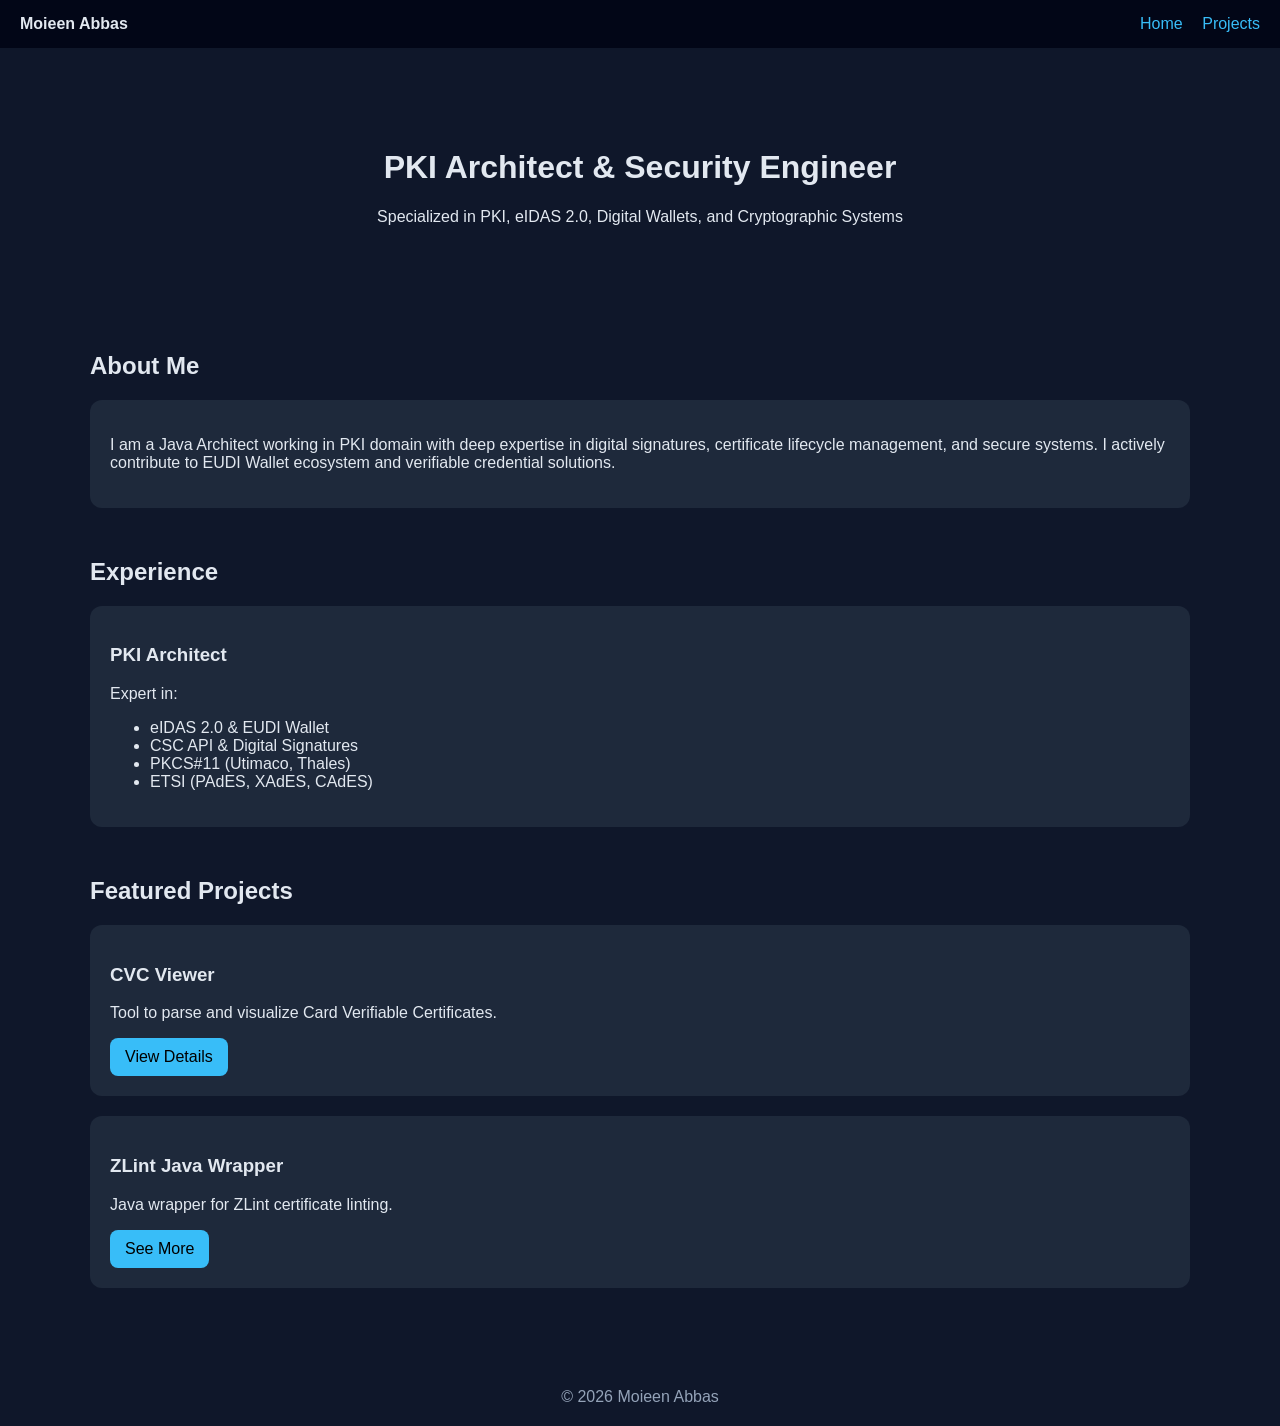
<file: index.html>
<!DOCTYPE html>
<html>
<head>
  <title>Moieen Abbas | PKI Architect</title>
  <link rel="stylesheet" href="style.css">
</head>
<body>

<nav>
  <div><strong>Moieen Abbas</strong></div>
  <div>
    <a href="index.html">Home</a>
    <a href="projects.html">Projects</a>
  </div>
</nav>

<div class="container">

  <div class="hero">
    <h1>PKI Architect & Security Engineer</h1>
    <p>Specialized in PKI, eIDAS 2.0, Digital Wallets, and Cryptographic Systems</p>
  </div>

  <div class="section">
    <h2>About Me</h2>
    <div class="card">
      <p>
        I am a Java Architect working in PKI domain with deep expertise in digital signatures,
        certificate lifecycle management, and secure systems. I actively contribute to
        EUDI Wallet ecosystem and verifiable credential solutions.
      </p>
    </div>
  </div>

  <div class="section">
    <h2>Experience</h2>
    <div class="card">
      <h3>PKI Architect</h3>
      <p>Expert in:</p>
      <ul>
        <li>eIDAS 2.0 & EUDI Wallet</li>
        <li>CSC API & Digital Signatures</li>
        <li>PKCS#11 (Utimaco, Thales)</li>
        <li>ETSI (PAdES, XAdES, CAdES)</li>
      </ul>
    </div>
  </div>

  <div class="section">
    <h2>Featured Projects</h2>

    <div class="card">
      <h3>CVC Viewer</h3>
      <p>Tool to parse and visualize Card Verifiable Certificates.</p>
      <a class="button" href="cvc-viewer.html">View Details</a>
    </div>

    <div class="card">
      <h3>ZLint Java Wrapper</h3>
      <p>Java wrapper for ZLint certificate linting.</p>
      <a class="button" href="projects.html">See More</a>
    </div>

  </div>

</div>

<footer>
  © 2026 Moieen Abbas
</footer>

</body>
</html>
</file>
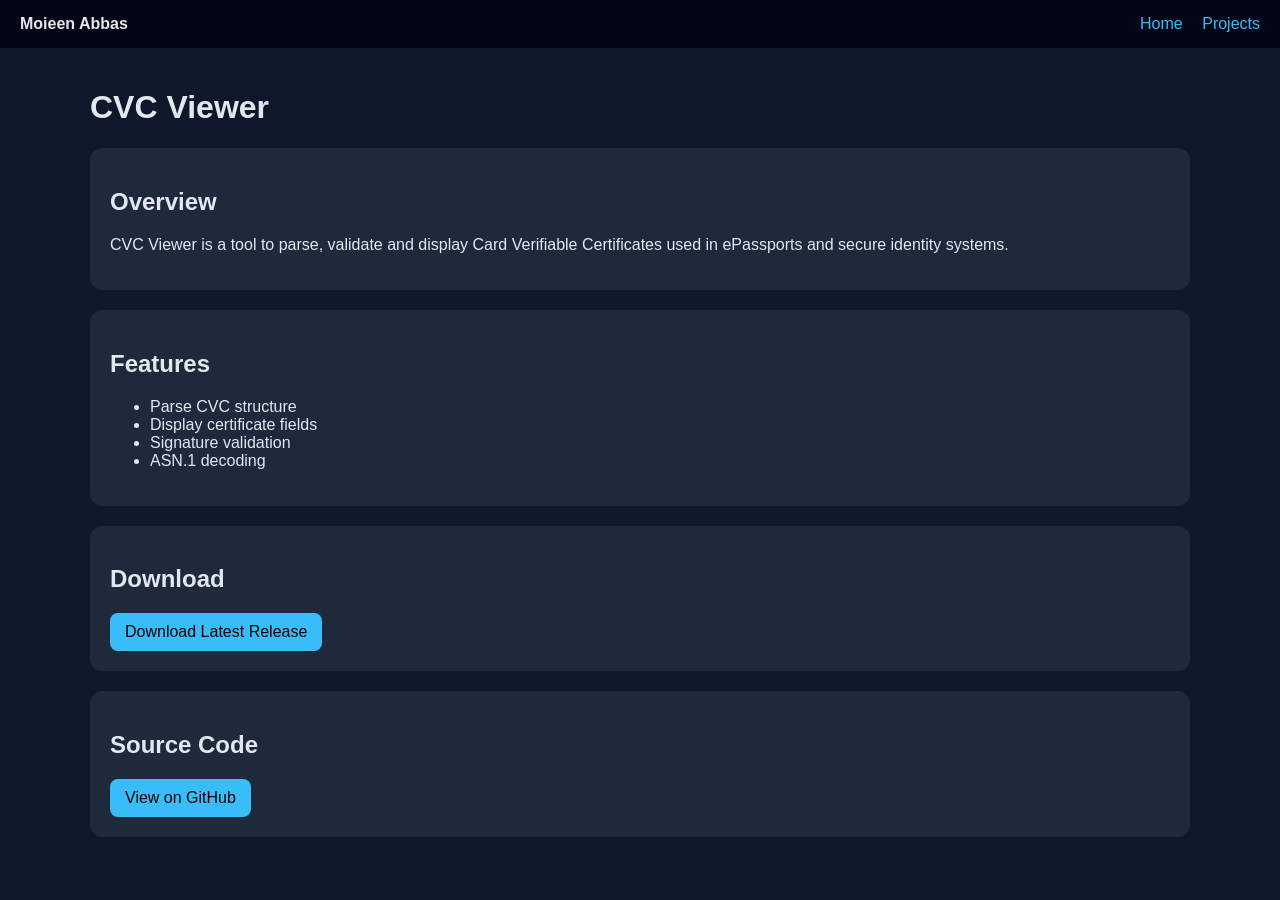
<file: cvc-viewer.html>
<!DOCTYPE html>
<html>
<head>
  <title>CVC Viewer</title>
  <link rel="stylesheet" href="style.css">
</head>
<body>

<nav>
  <div><strong>Moieen Abbas</strong></div>
  <div>
    <a href="index.html">Home</a>
    <a href="projects.html">Projects</a>
  </div>
</nav>

<div class="container">

  <h1>CVC Viewer</h1>

  <div class="card">
    <h2>Overview</h2>
    <p>
      CVC Viewer is a tool to parse, validate and display Card Verifiable Certificates
      used in ePassports and secure identity systems.
    </p>
  </div>

  <div class="card">
    <h2>Features</h2>
    <ul>
      <li>Parse CVC structure</li>
      <li>Display certificate fields</li>
      <li>Signature validation</li>
      <li>ASN.1 decoding</li>
    </ul>
  </div>

  <div class="card">
    <h2>Download</h2>
    <a class="button" href="https://github.com/realmoieen/CVC-Viewer/releases">
      Download Latest Release
    </a>
  </div>

  <div class="card">
    <h2>Source Code</h2>
    <a class="button" href="https://github.com/realmoieen/CVC-Viewer">
      View on GitHub
    </a>
  </div>

</div>

</body>
</html>
</file>
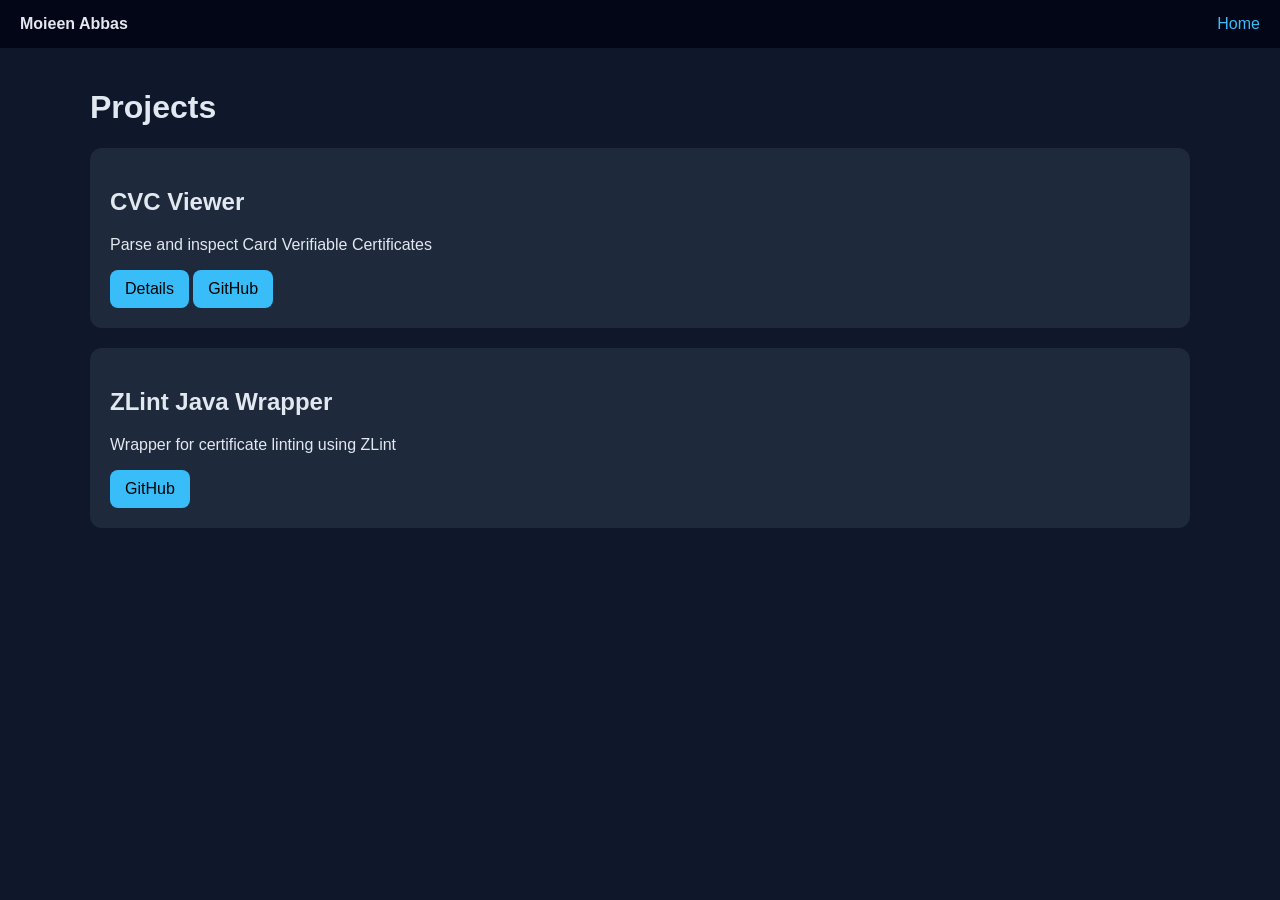
<file: projects.html>
<!DOCTYPE html>
<html>
<head>
  <title>Projects | Moieen Abbas</title>
  <link rel="stylesheet" href="style.css">
</head>
<body>

<nav>
  <div><strong>Moieen Abbas</strong></div>
  <div>
    <a href="index.html">Home</a>
  </div>
</nav>

<div class="container">

  <h1>Projects</h1>

  <div class="card">
    <h2>CVC Viewer</h2>
    <p>Parse and inspect Card Verifiable Certificates</p>
    <a class="button" href="cvc-viewer.html">Details</a>
    <a class="button" href="https://github.com/realmoieen/CVC-Viewer">GitHub</a>
  </div>

  <div class="card">
    <h2>ZLint Java Wrapper</h2>
    <p>Wrapper for certificate linting using ZLint</p>
    <a class="button" href="https://github.com/realmoieen/zlint-jwrapper">GitHub</a>
  </div>

</div>

</body>
</html>
</file>
<file: style.css>
body {
  margin: 0;
  font-family: 'Segoe UI', sans-serif;
  background: #0f172a;
  color: #e2e8f0;
}

.container {
  max-width: 1100px;
  margin: auto;
  padding: 20px;
}

nav {
  display: flex;
  justify-content: space-between;
  padding: 15px 20px;
  background: #020617;
}

nav a {
  color: #38bdf8;
  text-decoration: none;
  margin-left: 15px;
}

.hero {
  text-align: center;
  padding: 60px 20px;
}

.section {
  margin-top: 50px;
}

.card {
  background: #1e293b;
  padding: 20px;
  border-radius: 12px;
  margin-bottom: 20px;
}

.button {
  display: inline-block;
  padding: 10px 15px;
  background: #38bdf8;
  color: black;
  text-decoration: none;
  border-radius: 8px;
}

footer {
  text-align: center;
  padding: 20px;
  margin-top: 40px;
  color: #94a3b8;
}
</file>
